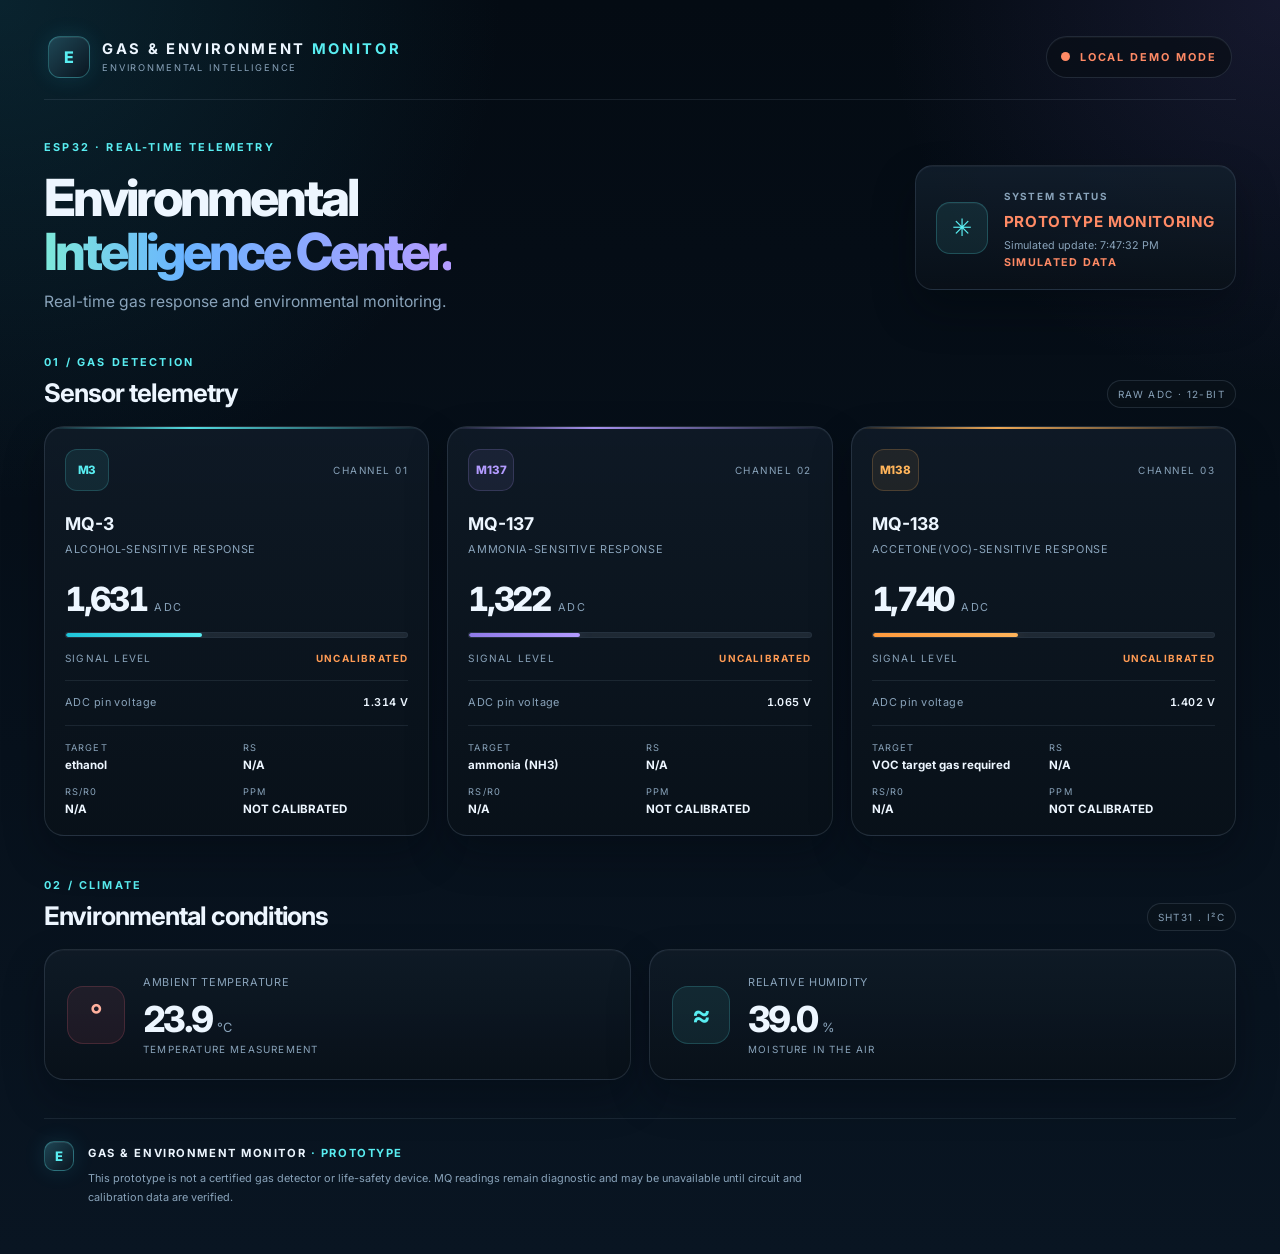
<file: index.html>
<!DOCTYPE html>
<html lang="en">
<head>
  <meta charset="UTF-8">
  <meta name="viewport" content="width=device-width, initial-scale=1.0">
  <meta name="theme-color" content="#080e19">
  <title>ESP32 Monitor | Gas & Environment</title>
  <link rel="stylesheet" href="style.css">
</head>
<body>
  <div class="app-shell">

    <header class="topbar">
      <a class="brand" href="#">
        <div class="brand-icon">E</div>
        <div>
          <strong>GAS & ENVIRONMENT <span>MONITOR</span></strong>
          <small>ENVIRONMENTAL INTELLIGENCE</small>
        </div>
      </a>

      <div class="connection">
        <span class="pulse-dot"></span>
        <span id="connectionStatus">CONNECTING</span>
      </div>
    </header>

    <main>
      <section class="hero">
        <div>
          <p class="eyebrow">ESP32 · REAL-TIME TELEMETRY</p>
          <h1>Environmental<br><span>Intelligence Center.</span></h1>
          <p class="hero-description">
            Real-time gas response and environmental monitoring.
          </p>
        </div>

        <div class="system-card">
          <div class="system-icon">✳</div>
          <div>
            <small>SYSTEM STATUS</small>
            <h2 id="systemStatus">INITIALIZING</h2>
            <p id="lastUpdated">Waiting for sensor data...</p>
            <p id="dataSourceBadge" class="data-source-badge">LIVE ESP32 DATA</p>
          </div>
        </div>
      </section>

      <section class="section-heading">
        <div>
          <p class="eyebrow">01 / GAS DETECTION</p>
          <h2>Sensor telemetry</h2>
        </div>
        <span class="unit-note">RAW ADC · 12-BIT</span>
      </section>

      <section class="sensor-grid">
        <article class="sensor-card cyan-card">
          <div class="card-top">
            <div class="sensor-symbol">M3</div>
            <span class="sensor-tag">CHANNEL 01</span>
          </div>
          <h3>MQ-3</h3>
          <p class="sensor-description">Alcohol-sensitive response</p>
          <div class="metric">
            <span id="mq3">---</span>
            <small>ADC</small>
          </div>
          <div class="progress-track">
            <div class="progress-fill" id="barMq3"></div>
          </div>
          <div class="card-bottom">
            <span>Signal level</span>
            <strong id="statusMq3">WAITING</strong>
          </div>
          <div class="voltage-line">
            ADC pin voltage <span id="vMq3">-- V</span>
          </div>
          <div class="sensor-meta-grid">
            <div><span>Target</span><strong id="gasMq3">--</strong></div>
            <div><span>Rs</span><strong id="rsMq3">-- Ω</strong></div>
            <div><span>Rs/R0</span><strong id="ratioMq3">--</strong></div>
            <div><span>PPM</span><strong id="ppmMq3">PPM UNAVAILABLE</strong></div>
          </div>
        </article>

        <article class="sensor-card purple-card">
          <div class="card-top">
            <div class="sensor-symbol">M137</div>
            <span class="sensor-tag">CHANNEL 02</span>
          </div>
          <h3>MQ-137</h3>
          <p class="sensor-description">Ammonia-sensitive response</p>
          <div class="metric">
            <span id="mq137">---</span>
            <small>ADC</small>
          </div>
          <div class="progress-track">
            <div class="progress-fill" id="barMq137"></div>
          </div>
          <div class="card-bottom">
            <span>Signal level</span>
            <strong id="statusMq137">WAITING</strong>
          </div>
          <div class="voltage-line">
            ADC pin voltage <span id="vMq137">-- V</span>
          </div>
          <div class="sensor-meta-grid">
            <div><span>Target</span><strong id="gasMq137">--</strong></div>
            <div><span>Rs</span><strong id="rsMq137">-- Ω</strong></div>
            <div><span>Rs/R0</span><strong id="ratioMq137">--</strong></div>
            <div><span>PPM</span><strong id="ppmMq137">PPM UNAVAILABLE</strong></div>
          </div>
        </article>

        <article class="sensor-card orange-card">
          <div class="card-top">
            <div class="sensor-symbol">M138</div>
            <span class="sensor-tag">CHANNEL 03</span>
          </div>
          <h3>MQ-138</h3>
          <p class="sensor-description">Accetone(VOC)-sensitive response</p>
          <div class="metric">
            <span id="mq138">---</span>
            <small>ADC</small>
          </div>
          <div class="progress-track">
            <div class="progress-fill" id="barMq138"></div>
          </div>
          <div class="card-bottom">
            <span>Signal level</span>
            <strong id="statusMq138">WAITING</strong>
          </div>
          <div class="voltage-line">
            ADC pin voltage <span id="vMq138">-- V</span>
          </div>
          <div class="sensor-meta-grid">
            <div><span>Target</span><strong id="gasMq138">--</strong></div>
            <div><span>Rs</span><strong id="rsMq138">-- Ω</strong></div>
            <div><span>Rs/R0</span><strong id="ratioMq138">--</strong></div>
            <div><span>PPM</span><strong id="ppmMq138">PPM UNAVAILABLE</strong></div>
          </div>
        </article>
      </section>

      <section class="section-heading environment-heading">
        <div>
          <p class="eyebrow">02 / CLIMATE</p>
          <h2>Environmental conditions</h2>
        </div>
        <span class="unit-note">SHT31 . I²C</span>
      </section>

      <section class="environment-grid">
        <article class="environment-card temperature-card">
          <div class="environment-symbol">°</div>
          <div>
            <p class="sensor-description">AMBIENT TEMPERATURE</p>
            <div class="environment-value">
              <span id="temperature">--.-</span><small>°C</small>
            </div>
            <p class="environment-footer">Temperature measurement</p>
          </div>
        </article>

        <article class="environment-card humidity-card">
          <div class="environment-symbol">≈</div>
          <div>
            <p class="sensor-description">RELATIVE HUMIDITY</p>
            <div class="environment-value">
              <span id="humidity">--.-</span><small>%</small>
            </div>
            <p class="environment-footer">Moisture in the air</p>
          </div>
        </article>
      </section>

      <section class="system-footer">
        <div class="footer-mark">E</div>
        <div>
          <strong>GAS & ENVIRONMENT MONITOR <span class="footer-version">· PROTOTYPE</span></strong>
          <p>
            This prototype is not a certified gas detector or life-safety device.
            MQ readings remain diagnostic and may be unavailable until circuit and calibration data are verified.
          </p>
        </div>
      </section>
    </main>
  </div>

  <script src="app.js"></script>
</body>
</html>
</file>
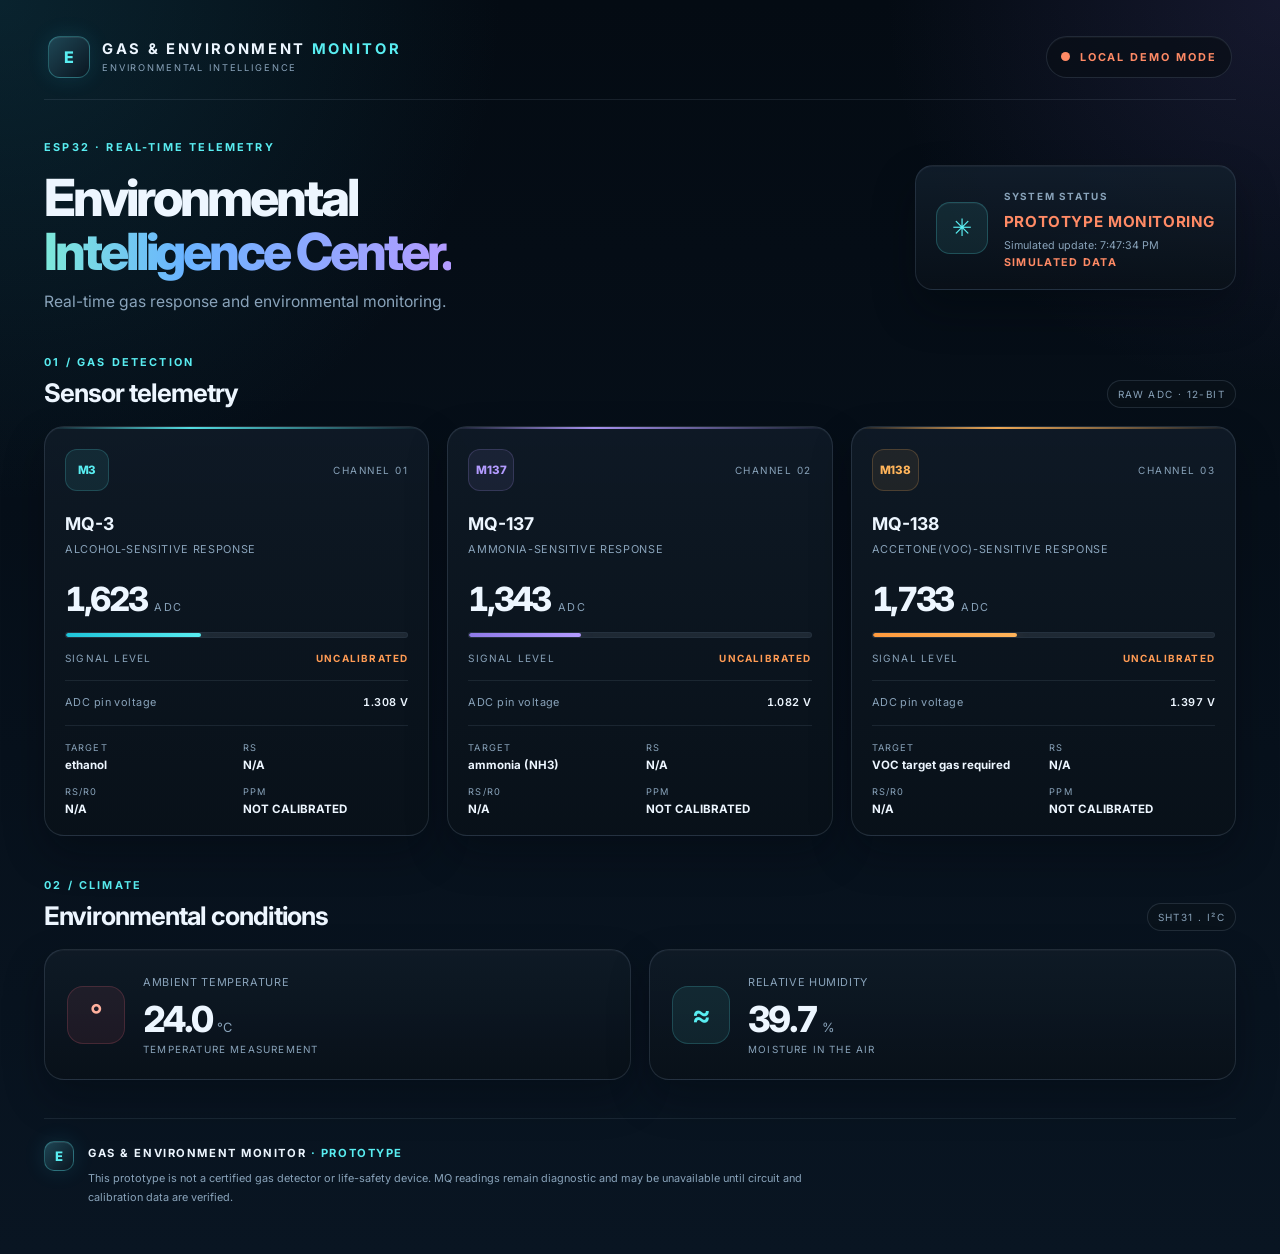
<file: data/index.html>
<!DOCTYPE html>
<html lang="en">
<head>
  <meta charset="UTF-8">
  <meta name="viewport" content="width=device-width, initial-scale=1.0">
  <meta name="theme-color" content="#080e19">
  <title>ESP32 Monitor | Gas & Environment</title>
  <link rel="stylesheet" href="style.css">
</head>
<body>
  <div class="app-shell">

    <header class="topbar">
      <a class="brand" href="#">
        <div class="brand-icon">E</div>
        <div>
          <strong>GAS & ENVIRONMENT <span>MONITOR</span></strong>
          <small>ENVIRONMENTAL INTELLIGENCE</small>
        </div>
      </a>

      <div class="connection">
        <span class="pulse-dot"></span>
        <span id="connectionStatus">CONNECTING</span>
      </div>
    </header>

    <main>
      <section class="hero">
        <div>
          <p class="eyebrow">ESP32 · REAL-TIME TELEMETRY</p>
          <h1>Environmental<br><span>Intelligence Center.</span></h1>
          <p class="hero-description">
            Real-time gas response and environmental monitoring.
          </p>
        </div>

        <div class="system-card">
          <div class="system-icon">✳</div>
          <div>
            <small>SYSTEM STATUS</small>
            <h2 id="systemStatus">INITIALIZING</h2>
            <p id="lastUpdated">Waiting for sensor data...</p>
            <p id="dataSourceBadge" class="data-source-badge">LIVE ESP32 DATA</p>
          </div>
        </div>
      </section>

      <section class="section-heading">
        <div>
          <p class="eyebrow">01 / GAS DETECTION</p>
          <h2>Sensor telemetry</h2>
        </div>
        <span class="unit-note">RAW ADC · 12-BIT</span>
      </section>

      <section class="sensor-grid">
        <article class="sensor-card cyan-card">
          <div class="card-top">
            <div class="sensor-symbol">M3</div>
            <span class="sensor-tag">CHANNEL 01</span>
          </div>
          <h3>MQ-3</h3>
          <p class="sensor-description">Alcohol-sensitive response</p>
          <div class="metric">
            <span id="mq3">---</span>
            <small>ADC</small>
          </div>
          <div class="progress-track">
            <div class="progress-fill" id="barMq3"></div>
          </div>
          <div class="card-bottom">
            <span>Signal level</span>
            <strong id="statusMq3">WAITING</strong>
          </div>
          <div class="voltage-line">
            ADC pin voltage <span id="vMq3">-- V</span>
          </div>
          <div class="sensor-meta-grid">
            <div><span>Target</span><strong id="gasMq3">--</strong></div>
            <div><span>Rs</span><strong id="rsMq3">-- Ω</strong></div>
            <div><span>Rs/R0</span><strong id="ratioMq3">--</strong></div>
            <div><span>PPM</span><strong id="ppmMq3">PPM UNAVAILABLE</strong></div>
          </div>
        </article>

        <article class="sensor-card purple-card">
          <div class="card-top">
            <div class="sensor-symbol">M137</div>
            <span class="sensor-tag">CHANNEL 02</span>
          </div>
          <h3>MQ-137</h3>
          <p class="sensor-description">Ammonia-sensitive response</p>
          <div class="metric">
            <span id="mq137">---</span>
            <small>ADC</small>
          </div>
          <div class="progress-track">
            <div class="progress-fill" id="barMq137"></div>
          </div>
          <div class="card-bottom">
            <span>Signal level</span>
            <strong id="statusMq137">WAITING</strong>
          </div>
          <div class="voltage-line">
            ADC pin voltage <span id="vMq137">-- V</span>
          </div>
          <div class="sensor-meta-grid">
            <div><span>Target</span><strong id="gasMq137">--</strong></div>
            <div><span>Rs</span><strong id="rsMq137">-- Ω</strong></div>
            <div><span>Rs/R0</span><strong id="ratioMq137">--</strong></div>
            <div><span>PPM</span><strong id="ppmMq137">PPM UNAVAILABLE</strong></div>
          </div>
        </article>

        <article class="sensor-card orange-card">
          <div class="card-top">
            <div class="sensor-symbol">M138</div>
            <span class="sensor-tag">CHANNEL 03</span>
          </div>
          <h3>MQ-138</h3>
          <p class="sensor-description">Accetone(VOC)-sensitive response</p>
          <div class="metric">
            <span id="mq138">---</span>
            <small>ADC</small>
          </div>
          <div class="progress-track">
            <div class="progress-fill" id="barMq138"></div>
          </div>
          <div class="card-bottom">
            <span>Signal level</span>
            <strong id="statusMq138">WAITING</strong>
          </div>
          <div class="voltage-line">
            ADC pin voltage <span id="vMq138">-- V</span>
          </div>
          <div class="sensor-meta-grid">
            <div><span>Target</span><strong id="gasMq138">--</strong></div>
            <div><span>Rs</span><strong id="rsMq138">-- Ω</strong></div>
            <div><span>Rs/R0</span><strong id="ratioMq138">--</strong></div>
            <div><span>PPM</span><strong id="ppmMq138">PPM UNAVAILABLE</strong></div>
          </div>
        </article>
      </section>

      <section class="section-heading environment-heading">
        <div>
          <p class="eyebrow">02 / CLIMATE</p>
          <h2>Environmental conditions</h2>
        </div>
        <span class="unit-note">SHT31 . I²C</span>
      </section>

      <section class="environment-grid">
        <article class="environment-card temperature-card">
          <div class="environment-symbol">°</div>
          <div>
            <p class="sensor-description">AMBIENT TEMPERATURE</p>
            <div class="environment-value">
              <span id="temperature">--.-</span><small>°C</small>
            </div>
            <p class="environment-footer">Temperature measurement</p>
          </div>
        </article>

        <article class="environment-card humidity-card">
          <div class="environment-symbol">≈</div>
          <div>
            <p class="sensor-description">RELATIVE HUMIDITY</p>
            <div class="environment-value">
              <span id="humidity">--.-</span><small>%</small>
            </div>
            <p class="environment-footer">Moisture in the air</p>
          </div>
        </article>
      </section>

      <section class="system-footer">
        <div class="footer-mark">E</div>
        <div>
          <strong>GAS & ENVIRONMENT MONITOR <span class="footer-version">· PROTOTYPE</span></strong>
          <p>
            This prototype is not a certified gas detector or life-safety device.
            MQ readings remain diagnostic and may be unavailable until circuit and calibration data are verified.
          </p>
        </div>
      </section>
    </main>
  </div>

  <script src="app.js"></script>
</body>
</html>
</file>
<file: style.css>
@import url('https://fonts.googleapis.com/css2?family=Inter:wght@400;500;600;700;800&display=swap');

:root {
  color-scheme: dark;
  --bg: #050b14;
  --bg-alt: #0a1522;
  --panel: rgba(15, 24, 37, 0.8);
  --panel-strong: rgba(19, 30, 46, 0.94);
  --panel-soft: rgba(11, 18, 28, 0.9);
  --border: rgba(132, 152, 174, 0.2);
  --border-strong: rgba(110, 213, 255, 0.28);
  --text: #edf6ff;
  --muted: #89a3ba;
  --muted-strong: #b7c9da;
  --cyan: #59edf1;
  --cyan-deep: #1ec4d9;
  --teal: #79e8d8;
  --violet: #b39bff;
  --amber: #ffb45a;
  --orange: #ff8a65;
  --green: #6fe7b2;
  --red: #ff6c7f;
  --shadow: rgba(4, 10, 18, 0.52);
}

* {
  box-sizing: border-box;
}

html {
  scroll-behavior: smooth;
}

body {
  margin: 0;
  min-height: 100vh;
  color: var(--text);
  font-family: 'Inter', sans-serif;
  background:
    radial-gradient(circle at top left, rgba(21, 86, 104, 0.32), transparent 28%),
    radial-gradient(circle at top right, rgba(83, 70, 140, 0.22), transparent 22%),
    linear-gradient(180deg, #040b13 0%, #091522 100%);
  -webkit-font-smoothing: antialiased;
  text-rendering: optimizeLegibility;
}

button,
input {
  font: inherit;
}

.app-shell {
  max-width: 1260px;
  margin: 0 auto;
  padding: 0 34px 28px;
}

.topbar {
  display: flex;
  justify-content: space-between;
  align-items: center;
  gap: 18px;
  min-height: 88px;
  margin-top: 12px;
  padding: 18px 4px 16px;
  border-bottom: 1px solid rgba(162, 181, 201, 0.12);
}

.brand {
  display: inline-flex;
  align-items: center;
  gap: 12px;
  color: var(--text);
  text-decoration: none;
}

.brand-icon,
.footer-mark {
  display: grid;
  place-items: center;
  width: 42px;
  height: 42px;
  border-radius: 12px;
  background: linear-gradient(135deg, rgba(33, 75, 90, 0.9), rgba(11, 21, 32, 0.9));
  border: 1px solid rgba(89, 237, 241, 0.3);
  box-shadow: inset 0 1px 0 rgba(255, 255, 255, 0.08), 0 0 22px rgba(47, 212, 255, 0.12);
  color: var(--cyan);
  font-weight: 800;
  letter-spacing: -0.06em;
}

.brand strong {
  display: block;
  font-size: 0.92rem;
  letter-spacing: 0.18em;
  text-transform: uppercase;
}

.brand strong span {
  color: var(--cyan);
}

.brand small {
  display: block;
  margin-top: 4px;
  color: var(--muted);
  letter-spacing: 0.2em;
  text-transform: uppercase;
  font-size: 0.58rem;
}

.connection {
  display: inline-flex;
  align-items: center;
  gap: 10px;
  min-height: 42px;
  padding: 10px 14px;
  border: 1px solid var(--border);
  border-radius: 999px;
  background: rgba(9, 15, 23, 0.72);
  box-shadow: inset 0 1px 0 rgba(255, 255, 255, 0.04);
  color: var(--muted-strong);
  font-size: 0.68rem;
  font-weight: 700;
  letter-spacing: 0.18em;
  text-transform: uppercase;
}

.pulse-dot {
  width: 9px;
  height: 9px;
  border-radius: 50%;
  background: var(--green);
  box-shadow: 0 0 0 0 rgba(111, 231, 178, 0.55);
  animation: pulse 2s ease-in-out infinite;
}

.hero {
  display: flex;
  align-items: center;
  justify-content: space-between;
  gap: 24px;
  padding: 40px 0 30px;
}

.eyebrow {
  margin: 0;
  color: var(--cyan);
  font-size: 0.68rem;
  font-weight: 700;
  letter-spacing: 0.2em;
  text-transform: uppercase;
}

.hero h1 {
  margin: 16px 0 10px;
  font-size: clamp(2.2rem, 4vw, 4.1rem);
  line-height: 1.06;
  letter-spacing: -0.06em;
  font-weight: 800;
}

.hero h1 span {
  background: linear-gradient(90deg, #7ee9da 0%, #6ab4ff 34%, #b39bff 100%);
  -webkit-background-clip: text;
  background-clip: text;
  color: transparent;
}

.hero-description {
  max-width: 540px;
  margin: 0;
  color: var(--muted);
  font-size: 0.98rem;
  line-height: 1.7;
}

.system-card {
  display: flex;
  align-items: center;
  gap: 16px;
  min-width: 320px;
  padding: 18px 20px;
  border-radius: 18px;
  border: 1px solid rgba(130, 151, 176, 0.18);
  background: linear-gradient(180deg, rgba(18, 31, 45, 0.84), rgba(10, 17, 25, 0.8));
  box-shadow: 0 20px 40px rgba(3, 8, 14, 0.36), inset 0 1px 0 rgba(255, 255, 255, 0.04);
}

.system-icon {
  display: grid;
  place-items: center;
  width: 52px;
  height: 52px;
  border-radius: 14px;
  background: rgba(89, 237, 241, 0.08);
  border: 1px solid rgba(89, 237, 241, 0.22);
  color: var(--cyan);
  font-size: 1.5rem;
  box-shadow: inset 0 1px 0 rgba(255, 255, 255, 0.04);
}

.system-card small {
  color: var(--muted);
  font-size: 0.62rem;
  font-weight: 700;
  letter-spacing: 0.18em;
  text-transform: uppercase;
}

.system-card h2 {
  margin: 8px 0 6px;
  font-size: 0.95rem;
  font-weight: 700;
  letter-spacing: 0.04em;
  color: var(--text);
}

.system-card p {
  margin: 0;
  color: var(--muted);
  font-size: 0.67rem;
  line-height: 1.6;
}

.data-source-badge {
  margin-top: 7px;
  font-size: 0.61rem;
  font-weight: 700;
  letter-spacing: 0.12em;
  text-transform: uppercase;
  color: var(--green);
}

.section-heading {
  display: flex;
  align-items: flex-end;
  justify-content: space-between;
  gap: 16px;
  margin: 10px 0 18px;
}

.section-heading h2 {
  margin: 8px 0 0;
  font-size: clamp(1.2rem, 2vw, 1.8rem);
  letter-spacing: -0.04em;
}

.unit-note {
  padding: 7px 10px;
  border: 1px solid var(--border);
  border-radius: 999px;
  background: rgba(11, 19, 26, 0.6);
  color: var(--muted);
  font-size: 0.62rem;
  letter-spacing: 0.14em;
  text-transform: uppercase;
}

.sensor-grid {
  display: grid;
  grid-template-columns: repeat(3, minmax(0, 1fr));
  gap: 18px;
}

.sensor-card,
.environment-card {
  position: relative;
  min-width: 0;
  overflow: hidden;
  border: 1px solid var(--border);
  border-radius: 20px;
  background: linear-gradient(180deg, rgba(16, 27, 39, 0.88), rgba(9, 17, 25, 0.92));
  box-shadow: 0 18px 40px rgba(2, 7, 12, 0.32), inset 0 1px 0 rgba(255, 255, 255, 0.03);
  transition: transform 0.2s ease, border-color 0.2s ease, box-shadow 0.2s ease;
}

.sensor-card {
  padding: 22px 20px 18px;
}

.sensor-card::before {
  position: absolute;
  inset: 0 auto auto 0;
  width: 100%;
  height: 2px;
  content: "";
  opacity: 0.92;
}

.cyan-card::before {
  background: linear-gradient(90deg, transparent 0%, var(--cyan) 38%, transparent 100%);
}

.purple-card::before {
  background: linear-gradient(90deg, transparent 0%, var(--violet) 38%, transparent 100%);
}

.orange-card::before {
  background: linear-gradient(90deg, transparent 0%, var(--amber) 38%, transparent 100%);
}

.sensor-card:hover,
.environment-card:hover {
  transform: translateY(-2px);
  border-color: rgba(148, 170, 196, 0.3);
  box-shadow: 0 20px 42px rgba(1, 10, 18, 0.42), inset 0 1px 0 rgba(255, 255, 255, 0.04);
}

.card-top {
  display: flex;
  align-items: center;
  justify-content: space-between;
  gap: 12px;
  margin-bottom: 22px;
}

.sensor-symbol {
  display: grid;
  place-items: center;
  min-width: 44px;
  height: 42px;
  padding: 0 7px;
  border-radius: 12px;
  font-size: 0.72rem;
  font-weight: 800;
  letter-spacing: -0.02em;
}

.cyan-card .sensor-symbol {
  color: var(--cyan);
  background: rgba(89, 237, 241, 0.08);
  border: 1px solid rgba(89, 237, 241, 0.18);
}

.purple-card .sensor-symbol {
  color: var(--violet);
  background: rgba(179, 155, 255, 0.08);
  border: 1px solid rgba(179, 155, 255, 0.18);
}

.orange-card .sensor-symbol {
  color: var(--amber);
  background: rgba(255, 180, 90, 0.08);
  border: 1px solid rgba(255, 180, 90, 0.2);
}

.sensor-tag {
  color: var(--muted);
  font-size: 0.62rem;
  letter-spacing: 0.15em;
  text-transform: uppercase;
}

.sensor-card h3 {
  margin: 0 0 7px;
  font-size: 1.1rem;
  font-weight: 700;
}

.sensor-description {
  margin: 0;
  color: var(--muted);
  font-size: 0.68rem;
  line-height: 1.6;
  letter-spacing: 0.06em;
  text-transform: uppercase;
}

.metric {
  display: flex;
  align-items: baseline;
  flex-wrap: wrap;
  gap: 8px;
  margin: 24px 0 8px;
}

.metric > span {
  font-size: clamp(2rem, 2.6vw, 2.8rem);
  font-weight: 800;
  letter-spacing: -0.07em;
  line-height: 1;
  font-variant-numeric: tabular-nums;
}

.metric small {
  color: var(--muted);
  font-size: 0.68rem;
  letter-spacing: 0.14em;
  text-transform: uppercase;
}

.progress-track {
  height: 6px;
  margin: 16px 0 14px;
  overflow: hidden;
  border-radius: 999px;
  background: rgba(146, 163, 182, 0.14);
  border: 1px solid rgba(120, 147, 177, 0.08);
}

.progress-fill {
  width: 0;
  height: 100%;
  border-radius: inherit;
  transition: width 0.35s ease;
}

.cyan-card .progress-fill {
  background: linear-gradient(90deg, #1ec4d9, var(--cyan));
  box-shadow: 0 0 16px rgba(89, 237, 241, 0.28);
}

.purple-card .progress-fill {
  background: linear-gradient(90deg, #8f7ae8, var(--violet));
  box-shadow: 0 0 16px rgba(179, 155, 255, 0.25);
}

.orange-card .progress-fill {
  background: linear-gradient(90deg, #ff9a3d, var(--amber));
  box-shadow: 0 0 16px rgba(255, 180, 90, 0.25);
}

.card-bottom {
  display: flex;
  align-items: center;
  justify-content: space-between;
  gap: 10px;
}

.card-bottom span {
  color: var(--muted);
  font-size: 0.63rem;
  letter-spacing: 0.12em;
  text-transform: uppercase;
}

.card-bottom strong {
  font-size: 0.62rem;
  letter-spacing: 0.12em;
  text-transform: uppercase;
  color: var(--green);
}

.status-uncalibrated {
  color: #ff9b54 !important;
}

.voltage-line {
  display: flex;
  justify-content: space-between;
  align-items: center;
  gap: 8px;
  margin-top: 16px;
  padding-top: 14px;
  border-top: 1px solid rgba(148, 170, 196, 0.12);
  color: var(--muted);
  font-size: 0.68rem;
  letter-spacing: 0.04em;
}

.voltage-line span {
  color: var(--text);
  font-weight: 600;
  font-variant-numeric: tabular-nums;
}

.sensor-meta-grid {
  display: grid;
  grid-template-columns: repeat(2, minmax(0, 1fr));
  gap: 12px;
  margin-top: 16px;
  padding-top: 16px;
  border-top: 1px solid rgba(148, 170, 196, 0.12);
}

.sensor-meta-grid div {
  display: flex;
  flex-direction: column;
  gap: 4px;
}

.sensor-meta-grid span {
  color: var(--muted);
  font-size: 0.58rem;
  letter-spacing: 0.12em;
  text-transform: uppercase;
}

.sensor-meta-grid strong {
  color: var(--text);
  font-size: 0.72rem;
  line-height: 1.45;
  font-variant-numeric: tabular-nums;
}

.environment-heading {
  margin-top: 42px;
}

.environment-grid {
  display: grid;
  grid-template-columns: repeat(2, minmax(0, 1fr));
  gap: 18px;
}

.environment-card {
  display: flex;
  align-items: center;
  gap: 18px;
  padding: 24px 22px;
}

.environment-symbol {
  display: grid;
  place-items: center;
  flex-shrink: 0;
  width: 58px;
  height: 58px;
  border-radius: 16px;
  font-size: 1.8rem;
  font-weight: 600;
}

.temperature-card .environment-symbol {
  color: #ffb09d;
  background: rgba(255, 108, 127, 0.08);
  border: 1px solid rgba(255, 108, 127, 0.18);
}

.humidity-card .environment-symbol {
  color: var(--cyan);
  background: rgba(89, 237, 241, 0.08);
  border: 1px solid rgba(89, 237, 241, 0.18);
}

.environment-value {
  display: flex;
  align-items: baseline;
  flex-wrap: wrap;
  gap: 5px;
  margin: 10px 0 6px;
}

.environment-value span {
  font-size: clamp(1.9rem, 2.8vw, 3rem);
  font-weight: 800;
  letter-spacing: -0.07em;
  line-height: 1;
  font-variant-numeric: tabular-nums;
}

.environment-value small {
  color: var(--muted);
  font-size: 0.8rem;
}

.environment-footer {
  margin: 0;
  color: var(--muted);
  font-size: 0.62rem;
  letter-spacing: 0.12em;
  text-transform: uppercase;
}

.system-footer {
  display: flex;
  align-items: flex-start;
  gap: 14px;
  margin: 38px 0 20px;
  padding-top: 22px;
  border-top: 1px solid rgba(148, 170, 196, 0.12);
}

.footer-mark {
  display: grid;
  place-items: center;
  width: 30px;
  height: 30px;
  border-radius: 10px;
  font-size: 0.82rem;
}

.system-footer strong {
  font-size: 0.7rem;
  letter-spacing: 0.14em;
  text-transform: uppercase;
}

.footer-version {
  color: var(--cyan);
}

.system-footer p {
  max-width: 720px;
  margin: 8px 0 0;
  color: var(--muted);
  font-size: 0.68rem;
  line-height: 1.7;
}

@keyframes pulse {
  0%,
  100% {
    opacity: 1;
    transform: scale(1);
    box-shadow: 0 0 0 0 rgba(111, 231, 178, 0.55);
  }
  50% {
    opacity: 0.8;
    transform: scale(0.92);
    box-shadow: 0 0 0 10px rgba(111, 231, 178, 0);
  }
}

@media (max-width: 920px) {
  .app-shell {
    padding: 0 22px 24px;
  }

  .hero {
    flex-direction: column;
    align-items: flex-start;
    gap: 20px;
  }

  .system-card {
    width: 100%;
    min-width: 0;
  }

  .sensor-grid {
    grid-template-columns: repeat(2, minmax(0, 1fr));
  }
}

@media (max-width: 640px) {
  .app-shell {
    padding: 0 14px 20px;
  }

  .topbar {
    align-items: flex-start;
    min-height: 0;
    padding-top: 12px;
  }

  .brand strong {
    letter-spacing: 0.12em;
  }

  .brand small {
    letter-spacing: 0.12em;
  }

  .connection {
    letter-spacing: 0.1em;
    padding: 8px 10px;
    font-size: 0.58rem;
  }

  .hero {
    padding-top: 24px;
  }

  .hero h1 {
    font-size: 2.2rem;
  }

  .section-heading {
    align-items: flex-start;
    flex-direction: column;
  }

  .sensor-grid,
  .environment-grid {
    grid-template-columns: 1fr;
  }

  .metric > span {
    font-size: 2.1rem;
  }

  .system-footer {
    flex-direction: column;
    gap: 10px;
  }
}

@media (prefers-reduced-motion: reduce) {
  *,
  *::before,
  *::after {
    animation-duration: 0.01ms !important;
    animation-iteration-count: 1 !important;
    transition-duration: 0.01ms !important;
    scroll-behavior: auto !important;
  }
}
</file>
<file: data/style.css>
@import url('https://fonts.googleapis.com/css2?family=Inter:wght@400;500;600;700;800&display=swap');

:root {
  color-scheme: dark;
  --bg: #050b14;
  --bg-alt: #0a1522;
  --panel: rgba(15, 24, 37, 0.8);
  --panel-strong: rgba(19, 30, 46, 0.94);
  --panel-soft: rgba(11, 18, 28, 0.9);
  --border: rgba(132, 152, 174, 0.2);
  --border-strong: rgba(110, 213, 255, 0.28);
  --text: #edf6ff;
  --muted: #89a3ba;
  --muted-strong: #b7c9da;
  --cyan: #59edf1;
  --cyan-deep: #1ec4d9;
  --teal: #79e8d8;
  --violet: #b39bff;
  --amber: #ffb45a;
  --orange: #ff8a65;
  --green: #6fe7b2;
  --red: #ff6c7f;
  --shadow: rgba(4, 10, 18, 0.52);
}

* {
  box-sizing: border-box;
}

html {
  scroll-behavior: smooth;
}

body {
  margin: 0;
  min-height: 100vh;
  color: var(--text);
  font-family: 'Inter', sans-serif;
  background:
    radial-gradient(circle at top left, rgba(21, 86, 104, 0.32), transparent 28%),
    radial-gradient(circle at top right, rgba(83, 70, 140, 0.22), transparent 22%),
    linear-gradient(180deg, #040b13 0%, #091522 100%);
  -webkit-font-smoothing: antialiased;
  text-rendering: optimizeLegibility;
}

button,
input {
  font: inherit;
}

.app-shell {
  max-width: 1260px;
  margin: 0 auto;
  padding: 0 34px 28px;
}

.topbar {
  display: flex;
  justify-content: space-between;
  align-items: center;
  gap: 18px;
  min-height: 88px;
  margin-top: 12px;
  padding: 18px 4px 16px;
  border-bottom: 1px solid rgba(162, 181, 201, 0.12);
}

.brand {
  display: inline-flex;
  align-items: center;
  gap: 12px;
  color: var(--text);
  text-decoration: none;
}

.brand-icon,
.footer-mark {
  display: grid;
  place-items: center;
  width: 42px;
  height: 42px;
  border-radius: 12px;
  background: linear-gradient(135deg, rgba(33, 75, 90, 0.9), rgba(11, 21, 32, 0.9));
  border: 1px solid rgba(89, 237, 241, 0.3);
  box-shadow: inset 0 1px 0 rgba(255, 255, 255, 0.08), 0 0 22px rgba(47, 212, 255, 0.12);
  color: var(--cyan);
  font-weight: 800;
  letter-spacing: -0.06em;
}

.brand strong {
  display: block;
  font-size: 0.92rem;
  letter-spacing: 0.18em;
  text-transform: uppercase;
}

.brand strong span {
  color: var(--cyan);
}

.brand small {
  display: block;
  margin-top: 4px;
  color: var(--muted);
  letter-spacing: 0.2em;
  text-transform: uppercase;
  font-size: 0.58rem;
}

.connection {
  display: inline-flex;
  align-items: center;
  gap: 10px;
  min-height: 42px;
  padding: 10px 14px;
  border: 1px solid var(--border);
  border-radius: 999px;
  background: rgba(9, 15, 23, 0.72);
  box-shadow: inset 0 1px 0 rgba(255, 255, 255, 0.04);
  color: var(--muted-strong);
  font-size: 0.68rem;
  font-weight: 700;
  letter-spacing: 0.18em;
  text-transform: uppercase;
}

.pulse-dot {
  width: 9px;
  height: 9px;
  border-radius: 50%;
  background: var(--green);
  box-shadow: 0 0 0 0 rgba(111, 231, 178, 0.55);
  animation: pulse 2s ease-in-out infinite;
}

.hero {
  display: flex;
  align-items: center;
  justify-content: space-between;
  gap: 24px;
  padding: 40px 0 30px;
}

.eyebrow {
  margin: 0;
  color: var(--cyan);
  font-size: 0.68rem;
  font-weight: 700;
  letter-spacing: 0.2em;
  text-transform: uppercase;
}

.hero h1 {
  margin: 16px 0 10px;
  font-size: clamp(2.2rem, 4vw, 4.1rem);
  line-height: 1.06;
  letter-spacing: -0.06em;
  font-weight: 800;
}

.hero h1 span {
  background: linear-gradient(90deg, #7ee9da 0%, #6ab4ff 34%, #b39bff 100%);
  -webkit-background-clip: text;
  background-clip: text;
  color: transparent;
}

.hero-description {
  max-width: 540px;
  margin: 0;
  color: var(--muted);
  font-size: 0.98rem;
  line-height: 1.7;
}

.system-card {
  display: flex;
  align-items: center;
  gap: 16px;
  min-width: 320px;
  padding: 18px 20px;
  border-radius: 18px;
  border: 1px solid rgba(130, 151, 176, 0.18);
  background: linear-gradient(180deg, rgba(18, 31, 45, 0.84), rgba(10, 17, 25, 0.8));
  box-shadow: 0 20px 40px rgba(3, 8, 14, 0.36), inset 0 1px 0 rgba(255, 255, 255, 0.04);
}

.system-icon {
  display: grid;
  place-items: center;
  width: 52px;
  height: 52px;
  border-radius: 14px;
  background: rgba(89, 237, 241, 0.08);
  border: 1px solid rgba(89, 237, 241, 0.22);
  color: var(--cyan);
  font-size: 1.5rem;
  box-shadow: inset 0 1px 0 rgba(255, 255, 255, 0.04);
}

.system-card small {
  color: var(--muted);
  font-size: 0.62rem;
  font-weight: 700;
  letter-spacing: 0.18em;
  text-transform: uppercase;
}

.system-card h2 {
  margin: 8px 0 6px;
  font-size: 0.95rem;
  font-weight: 700;
  letter-spacing: 0.04em;
  color: var(--text);
}

.system-card p {
  margin: 0;
  color: var(--muted);
  font-size: 0.67rem;
  line-height: 1.6;
}

.data-source-badge {
  margin-top: 7px;
  font-size: 0.61rem;
  font-weight: 700;
  letter-spacing: 0.12em;
  text-transform: uppercase;
  color: var(--green);
}

.section-heading {
  display: flex;
  align-items: flex-end;
  justify-content: space-between;
  gap: 16px;
  margin: 10px 0 18px;
}

.section-heading h2 {
  margin: 8px 0 0;
  font-size: clamp(1.2rem, 2vw, 1.8rem);
  letter-spacing: -0.04em;
}

.unit-note {
  padding: 7px 10px;
  border: 1px solid var(--border);
  border-radius: 999px;
  background: rgba(11, 19, 26, 0.6);
  color: var(--muted);
  font-size: 0.62rem;
  letter-spacing: 0.14em;
  text-transform: uppercase;
}

.sensor-grid {
  display: grid;
  grid-template-columns: repeat(3, minmax(0, 1fr));
  gap: 18px;
}

.sensor-card,
.environment-card {
  position: relative;
  min-width: 0;
  overflow: hidden;
  border: 1px solid var(--border);
  border-radius: 20px;
  background: linear-gradient(180deg, rgba(16, 27, 39, 0.88), rgba(9, 17, 25, 0.92));
  box-shadow: 0 18px 40px rgba(2, 7, 12, 0.32), inset 0 1px 0 rgba(255, 255, 255, 0.03);
  transition: transform 0.2s ease, border-color 0.2s ease, box-shadow 0.2s ease;
}

.sensor-card {
  padding: 22px 20px 18px;
}

.sensor-card::before {
  position: absolute;
  inset: 0 auto auto 0;
  width: 100%;
  height: 2px;
  content: "";
  opacity: 0.92;
}

.cyan-card::before {
  background: linear-gradient(90deg, transparent 0%, var(--cyan) 38%, transparent 100%);
}

.purple-card::before {
  background: linear-gradient(90deg, transparent 0%, var(--violet) 38%, transparent 100%);
}

.orange-card::before {
  background: linear-gradient(90deg, transparent 0%, var(--amber) 38%, transparent 100%);
}

.sensor-card:hover,
.environment-card:hover {
  transform: translateY(-2px);
  border-color: rgba(148, 170, 196, 0.3);
  box-shadow: 0 20px 42px rgba(1, 10, 18, 0.42), inset 0 1px 0 rgba(255, 255, 255, 0.04);
}

.card-top {
  display: flex;
  align-items: center;
  justify-content: space-between;
  gap: 12px;
  margin-bottom: 22px;
}

.sensor-symbol {
  display: grid;
  place-items: center;
  min-width: 44px;
  height: 42px;
  padding: 0 7px;
  border-radius: 12px;
  font-size: 0.72rem;
  font-weight: 800;
  letter-spacing: -0.02em;
}

.cyan-card .sensor-symbol {
  color: var(--cyan);
  background: rgba(89, 237, 241, 0.08);
  border: 1px solid rgba(89, 237, 241, 0.18);
}

.purple-card .sensor-symbol {
  color: var(--violet);
  background: rgba(179, 155, 255, 0.08);
  border: 1px solid rgba(179, 155, 255, 0.18);
}

.orange-card .sensor-symbol {
  color: var(--amber);
  background: rgba(255, 180, 90, 0.08);
  border: 1px solid rgba(255, 180, 90, 0.2);
}

.sensor-tag {
  color: var(--muted);
  font-size: 0.62rem;
  letter-spacing: 0.15em;
  text-transform: uppercase;
}

.sensor-card h3 {
  margin: 0 0 7px;
  font-size: 1.1rem;
  font-weight: 700;
}

.sensor-description {
  margin: 0;
  color: var(--muted);
  font-size: 0.68rem;
  line-height: 1.6;
  letter-spacing: 0.06em;
  text-transform: uppercase;
}

.metric {
  display: flex;
  align-items: baseline;
  flex-wrap: wrap;
  gap: 8px;
  margin: 24px 0 8px;
}

.metric > span {
  font-size: clamp(2rem, 2.6vw, 2.8rem);
  font-weight: 800;
  letter-spacing: -0.07em;
  line-height: 1;
  font-variant-numeric: tabular-nums;
}

.metric small {
  color: var(--muted);
  font-size: 0.68rem;
  letter-spacing: 0.14em;
  text-transform: uppercase;
}

.progress-track {
  height: 6px;
  margin: 16px 0 14px;
  overflow: hidden;
  border-radius: 999px;
  background: rgba(146, 163, 182, 0.14);
  border: 1px solid rgba(120, 147, 177, 0.08);
}

.progress-fill {
  width: 0;
  height: 100%;
  border-radius: inherit;
  transition: width 0.35s ease;
}

.cyan-card .progress-fill {
  background: linear-gradient(90deg, #1ec4d9, var(--cyan));
  box-shadow: 0 0 16px rgba(89, 237, 241, 0.28);
}

.purple-card .progress-fill {
  background: linear-gradient(90deg, #8f7ae8, var(--violet));
  box-shadow: 0 0 16px rgba(179, 155, 255, 0.25);
}

.orange-card .progress-fill {
  background: linear-gradient(90deg, #ff9a3d, var(--amber));
  box-shadow: 0 0 16px rgba(255, 180, 90, 0.25);
}

.card-bottom {
  display: flex;
  align-items: center;
  justify-content: space-between;
  gap: 10px;
}

.card-bottom span {
  color: var(--muted);
  font-size: 0.63rem;
  letter-spacing: 0.12em;
  text-transform: uppercase;
}

.card-bottom strong {
  font-size: 0.62rem;
  letter-spacing: 0.12em;
  text-transform: uppercase;
  color: var(--green);
}

.status-uncalibrated {
  color: #ff9b54 !important;
}

.voltage-line {
  display: flex;
  justify-content: space-between;
  align-items: center;
  gap: 8px;
  margin-top: 16px;
  padding-top: 14px;
  border-top: 1px solid rgba(148, 170, 196, 0.12);
  color: var(--muted);
  font-size: 0.68rem;
  letter-spacing: 0.04em;
}

.voltage-line span {
  color: var(--text);
  font-weight: 600;
  font-variant-numeric: tabular-nums;
}

.sensor-meta-grid {
  display: grid;
  grid-template-columns: repeat(2, minmax(0, 1fr));
  gap: 12px;
  margin-top: 16px;
  padding-top: 16px;
  border-top: 1px solid rgba(148, 170, 196, 0.12);
}

.sensor-meta-grid div {
  display: flex;
  flex-direction: column;
  gap: 4px;
}

.sensor-meta-grid span {
  color: var(--muted);
  font-size: 0.58rem;
  letter-spacing: 0.12em;
  text-transform: uppercase;
}

.sensor-meta-grid strong {
  color: var(--text);
  font-size: 0.72rem;
  line-height: 1.45;
  font-variant-numeric: tabular-nums;
}

.environment-heading {
  margin-top: 42px;
}

.environment-grid {
  display: grid;
  grid-template-columns: repeat(2, minmax(0, 1fr));
  gap: 18px;
}

.environment-card {
  display: flex;
  align-items: center;
  gap: 18px;
  padding: 24px 22px;
}

.environment-symbol {
  display: grid;
  place-items: center;
  flex-shrink: 0;
  width: 58px;
  height: 58px;
  border-radius: 16px;
  font-size: 1.8rem;
  font-weight: 600;
}

.temperature-card .environment-symbol {
  color: #ffb09d;
  background: rgba(255, 108, 127, 0.08);
  border: 1px solid rgba(255, 108, 127, 0.18);
}

.humidity-card .environment-symbol {
  color: var(--cyan);
  background: rgba(89, 237, 241, 0.08);
  border: 1px solid rgba(89, 237, 241, 0.18);
}

.environment-value {
  display: flex;
  align-items: baseline;
  flex-wrap: wrap;
  gap: 5px;
  margin: 10px 0 6px;
}

.environment-value span {
  font-size: clamp(1.9rem, 2.8vw, 3rem);
  font-weight: 800;
  letter-spacing: -0.07em;
  line-height: 1;
  font-variant-numeric: tabular-nums;
}

.environment-value small {
  color: var(--muted);
  font-size: 0.8rem;
}

.environment-footer {
  margin: 0;
  color: var(--muted);
  font-size: 0.62rem;
  letter-spacing: 0.12em;
  text-transform: uppercase;
}

.system-footer {
  display: flex;
  align-items: flex-start;
  gap: 14px;
  margin: 38px 0 20px;
  padding-top: 22px;
  border-top: 1px solid rgba(148, 170, 196, 0.12);
}

.footer-mark {
  display: grid;
  place-items: center;
  width: 30px;
  height: 30px;
  border-radius: 10px;
  font-size: 0.82rem;
}

.system-footer strong {
  font-size: 0.7rem;
  letter-spacing: 0.14em;
  text-transform: uppercase;
}

.footer-version {
  color: var(--cyan);
}

.system-footer p {
  max-width: 720px;
  margin: 8px 0 0;
  color: var(--muted);
  font-size: 0.68rem;
  line-height: 1.7;
}

@keyframes pulse {
  0%,
  100% {
    opacity: 1;
    transform: scale(1);
    box-shadow: 0 0 0 0 rgba(111, 231, 178, 0.55);
  }
  50% {
    opacity: 0.8;
    transform: scale(0.92);
    box-shadow: 0 0 0 10px rgba(111, 231, 178, 0);
  }
}

@media (max-width: 920px) {
  .app-shell {
    padding: 0 22px 24px;
  }

  .hero {
    flex-direction: column;
    align-items: flex-start;
    gap: 20px;
  }

  .system-card {
    width: 100%;
    min-width: 0;
  }

  .sensor-grid {
    grid-template-columns: repeat(2, minmax(0, 1fr));
  }
}

@media (max-width: 640px) {
  .app-shell {
    padding: 0 14px 20px;
  }

  .topbar {
    align-items: flex-start;
    min-height: 0;
    padding-top: 12px;
  }

  .brand strong {
    letter-spacing: 0.12em;
  }

  .brand small {
    letter-spacing: 0.12em;
  }

  .connection {
    letter-spacing: 0.1em;
    padding: 8px 10px;
    font-size: 0.58rem;
  }

  .hero {
    padding-top: 24px;
  }

  .hero h1 {
    font-size: 2.2rem;
  }

  .section-heading {
    align-items: flex-start;
    flex-direction: column;
  }

  .sensor-grid,
  .environment-grid {
    grid-template-columns: 1fr;
  }

  .metric > span {
    font-size: 2.1rem;
  }

  .system-footer {
    flex-direction: column;
    gap: 10px;
  }
}

@media (prefers-reduced-motion: reduce) {
  *,
  *::before,
  *::after {
    animation-duration: 0.01ms !important;
    animation-iteration-count: 1 !important;
    transition-duration: 0.01ms !important;
    scroll-behavior: auto !important;
  }
}
</file>
